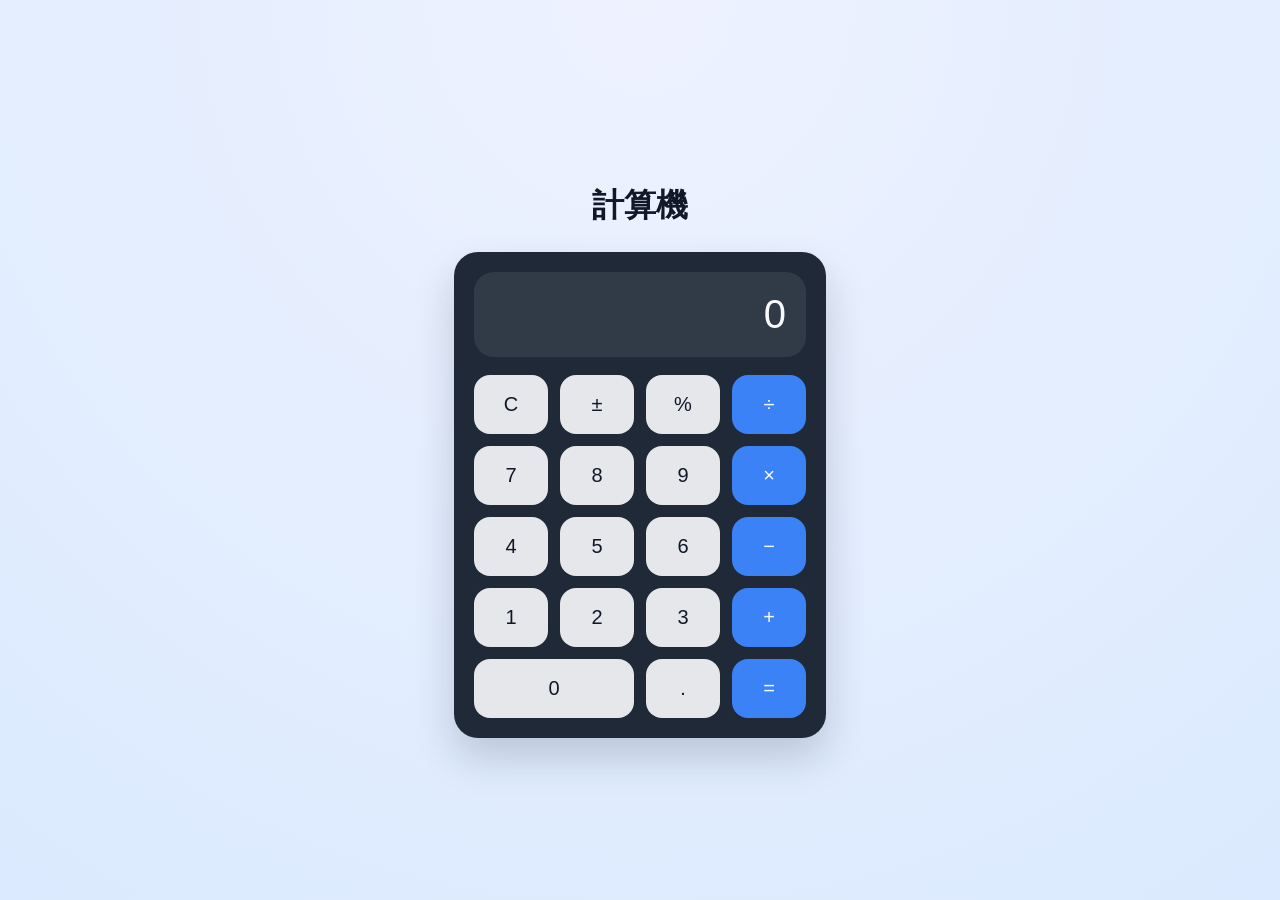
<file: index.html>
<!DOCTYPE html>
<html lang="zh-Hant">
<head>
  <meta charset="UTF-8" />
  <meta name="viewport" content="width=device-width, initial-scale=1.0" />
  <title>計算機</title>
  <link rel="stylesheet" href="styles.css" />
</head>
<body>
  <main class="calculator-container">
    <h1>計算機</h1>
    <div class="calculator">
      <div id="display" class="display">0</div>
      <div class="buttons">
        <button class="button" data-action="clear">C</button>
        <button class="button" data-action="negate">±</button>
        <button class="button" data-action="percent">%</button>
        <button class="button operator" data-action="operator" data-value="/">÷</button>

        <button class="button" data-action="number" data-value="7">7</button>
        <button class="button" data-action="number" data-value="8">8</button>
        <button class="button" data-action="number" data-value="9">9</button>
        <button class="button operator" data-action="operator" data-value="*">×</button>

        <button class="button" data-action="number" data-value="4">4</button>
        <button class="button" data-action="number" data-value="5">5</button>
        <button class="button" data-action="number" data-value="6">6</button>
        <button class="button operator" data-action="operator" data-value="-">−</button>

        <button class="button" data-action="number" data-value="1">1</button>
        <button class="button" data-action="number" data-value="2">2</button>
        <button class="button" data-action="number" data-value="3">3</button>
        <button class="button operator" data-action="operator" data-value="+">+</button>

        <button class="button zero" data-action="number" data-value="0">0</button>
        <button class="button" data-action="decimal">.</button>
        <button class="button operator" data-action="calculate">=</button>
      </div>
    </div>
  </main>
  <script src="script.js"></script>
</body>
</html>
</file>
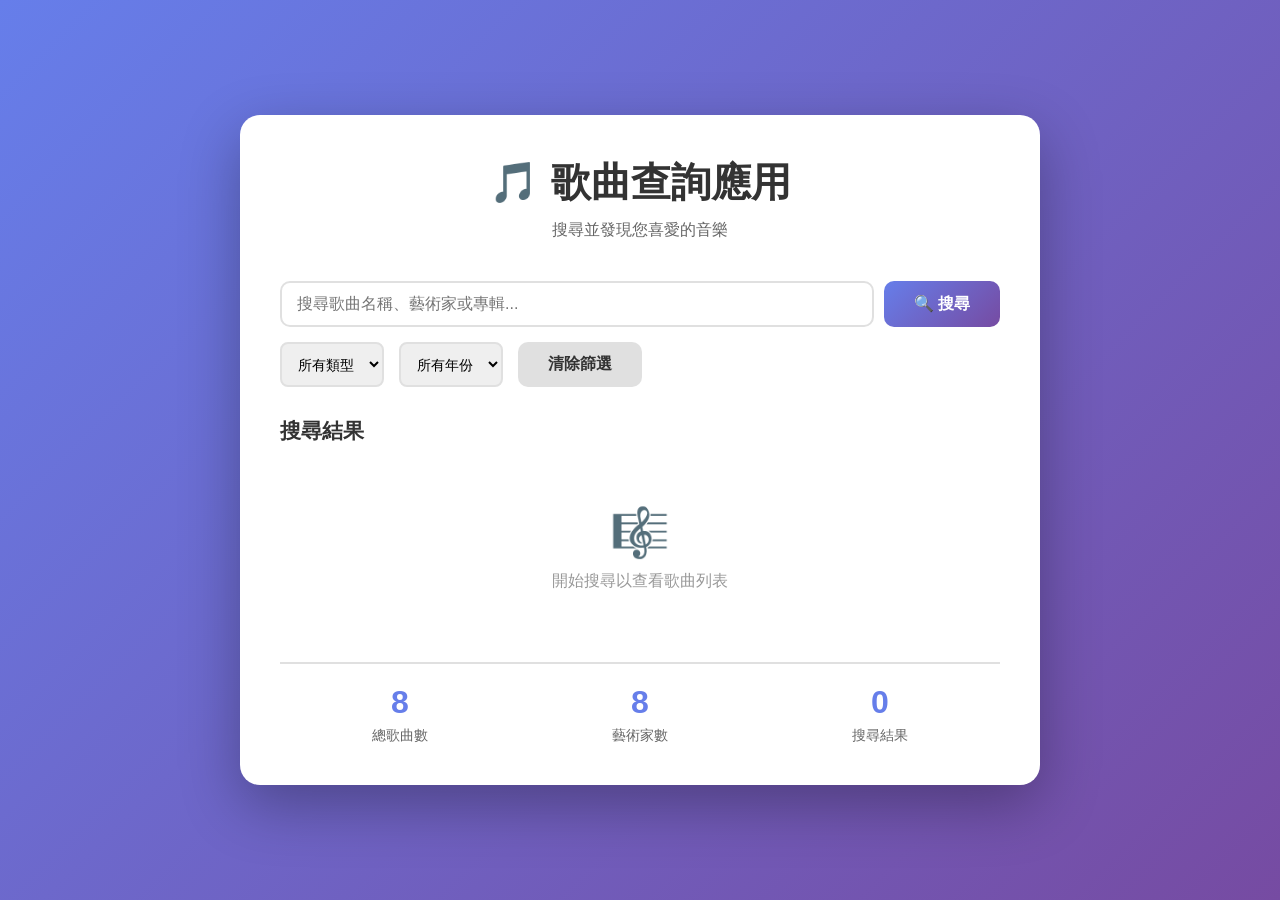
<file: song-search.html>
<!DOCTYPE html>
<html lang="zh-Hant">
<head>
    <meta charset="UTF-8">
    <meta name="viewport" content="width=device-width, initial-scale=1.0">
    <title>🎵 歌曲查詢應用</title>
    <style>
        * {
            margin: 0;
            padding: 0;
            box-sizing: border-box;
        }

        body {
            font-family: 'Segoe UI', Tahoma, Geneva, Verdana, sans-serif;
            background: linear-gradient(135deg, #667eea 0%, #764ba2 100%);
            min-height: 100vh;
            display: flex;
            justify-content: center;
            align-items: center;
            padding: 20px;
        }

        .container {
            background: white;
            border-radius: 20px;
            box-shadow: 0 20px 60px rgba(0, 0, 0, 0.3);
            max-width: 800px;
            width: 100%;
            padding: 40px;
        }

        .header {
            text-align: center;
            margin-bottom: 40px;
        }

        .header h1 {
            font-size: 2.5em;
            color: #333;
            margin-bottom: 10px;
            display: flex;
            align-items: center;
            justify-content: center;
            gap: 10px;
        }

        .header p {
            color: #666;
            font-size: 1em;
        }

        .search-section {
            margin-bottom: 30px;
        }

        .search-box {
            display: flex;
            gap: 10px;
            margin-bottom: 15px;
        }

        .search-box input {
            flex: 1;
            padding: 12px 15px;
            border: 2px solid #e0e0e0;
            border-radius: 10px;
            font-size: 1em;
            transition: border-color 0.3s;
        }

        .search-box input:focus {
            outline: none;
            border-color: #667eea;
            box-shadow: 0 0 10px rgba(102, 126, 234, 0.1);
        }

        .btn {
            padding: 12px 30px;
            border: none;
            border-radius: 10px;
            font-size: 1em;
            font-weight: 600;
            cursor: pointer;
            transition: all 0.3s;
        }

        .btn-primary {
            background: linear-gradient(135deg, #667eea 0%, #764ba2 100%);
            color: white;
        }

        .btn-primary:hover {
            transform: translateY(-2px);
            box-shadow: 0 10px 20px rgba(102, 126, 234, 0.3);
        }

        .filter-section {
            display: flex;
            gap: 15px;
            flex-wrap: wrap;
            margin-bottom: 20px;
        }

        .filter-section select {
            padding: 8px 12px;
            border: 2px solid #e0e0e0;
            border-radius: 8px;
            font-size: 0.9em;
            cursor: pointer;
            transition: border-color 0.3s;
        }

        .filter-section select:focus {
            outline: none;
            border-color: #667eea;
        }

        .results-section {
            margin-top: 30px;
        }

        .results-title {
            font-size: 1.3em;
            color: #333;
            margin-bottom: 20px;
            font-weight: 600;
        }

        .song-list {
            display: grid;
            gap: 15px;
        }

        .song-card {
            background: #f8f9fa;
            border: 1px solid #e0e0e0;
            border-radius: 12px;
            padding: 20px;
            transition: all 0.3s;
            cursor: pointer;
        }

        .song-card:hover {
            background: #f0f1ff;
            border-color: #667eea;
            box-shadow: 0 5px 15px rgba(102, 126, 234, 0.1);
            transform: translateY(-2px);
        }

        .song-number {
            display: inline-block;
            background: linear-gradient(135deg, #667eea 0%, #764ba2 100%);
            color: white;
            width: 30px;
            height: 30px;
            border-radius: 50%;
            text-align: center;
            line-height: 30px;
            font-weight: bold;
            margin-right: 10px;
        }

        .song-title {
            font-size: 1.2em;
            font-weight: 600;
            color: #333;
            margin-bottom: 8px;
        }

        .song-info {
            display: grid;
            grid-template-columns: 1fr 1fr;
            gap: 10px;
            font-size: 0.9em;
            color: #666;
        }

        .song-info-item {
            display: flex;
            align-items: center;
            gap: 8px;
        }

        .info-label {
            font-weight: 600;
            color: #667eea;
        }

        .empty-state {
            text-align: center;
            padding: 40px 20px;
            color: #999;
        }

        .empty-state-icon {
            font-size: 3em;
            margin-bottom: 10px;
        }

        .stats {
            display: flex;
            justify-content: space-around;
            margin-top: 30px;
            padding-top: 20px;
            border-top: 2px solid #e0e0e0;
        }

        .stat-item {
            text-align: center;
        }

        .stat-number {
            font-size: 2em;
            font-weight: bold;
            color: #667eea;
        }

        .stat-label {
            color: #666;
            font-size: 0.9em;
            margin-top: 5px;
        }

        @media (max-width: 600px) {
            .container {
                padding: 20px;
            }

            .header h1 {
                font-size: 1.8em;
            }

            .search-box {
                flex-direction: column;
            }

            .song-info {
                grid-template-columns: 1fr;
            }

            .stats {
                flex-direction: column;
                gap: 20px;
            }
        }
    </style>
</head>
<body>
    <div class="container">
        <div class="header">
            <h1>🎵 歌曲查詢應用</h1>
            <p>搜尋並發現您喜愛的音樂</p>
        </div>

        <div class="search-section">
            <div class="search-box">
                <input 
                    type="text" 
                    id="searchInput" 
                    placeholder="搜尋歌曲名稱、藝術家或專輯..."
                    autocomplete="off"
                >
                <button class="btn btn-primary" onclick="searchSongs()">🔍 搜尋</button>
            </div>

            <div class="filter-section">
                <select id="genreFilter" onchange="filterSongs()">
                    <option value="">所有類型</option>
                    <option value="pop">流行</option>
                    <option value="rock">搖滾</option>
                    <option value="hiphop">嘻哈</option>
                    <option value="jazz">爵士</option>
                    <option value="classical">古典</option>
                    <option value="electronic">電子</option>
                </select>

                <select id="yearFilter" onchange="filterSongs()">
                    <option value="">所有年份</option>
                    <option value="2024">2024</option>
                    <option value="2023">2023</option>
                    <option value="2022">2022</option>
                    <option value="2021">2021</option>
                    <option value="2020">2020</option>
                </select>

                <button class="btn btn-primary" onclick="clearFilters()" style="background: #e0e0e0; color: #333;">清除篩選</button>
            </div>
        </div>

        <div class="results-section">
            <div class="results-title" id="resultsTitle">搜尋結果</div>
            <div class="song-list" id="songList">
                <div class="empty-state">
                    <div class="empty-state-icon">🎼</div>
                    <p>開始搜尋以查看歌曲列表</p>
                </div>
            </div>
        </div>

        <div class="stats">
            <div class="stat-item">
                <div class="stat-number" id="totalSongs">0</div>
                <div class="stat-label">總歌曲數</div>
            </div>
            <div class="stat-item">
                <div class="stat-number" id="artistCount">0</div>
                <div class="stat-label">藝術家數</div>
            </div>
            <div class="stat-item">
                <div class="stat-number" id="resultCount">0</div>
                <div class="stat-label">搜尋結果</div>
            </div>
        </div>
    </div>

    <script>
        // 示例歌曲數據
        const songDatabase = [
            {
                id: 1,
                title: '天空之城',
                artist: '宮崎駿',
                album: '天空之城 OST',
                genre: 'classical',
                year: 2022,
                duration: '4:32',
                plays: 1250000
            },
            {
                id: 2,
                title: '光年之外',
                artist: '鄧紫棋',
                album: '光年之外',
                genre: 'pop',
                year: 2023,
                duration: '4:16',
                plays: 2150000
            },
            {
                id: 3,
                title: '孤勇者',
                artist: '陳奕迅',
                album: '寶石',
                genre: 'rock',
                year: 2021,
                duration: '3:48',
                plays: 3890000
            },
            {
                id: 4,
                title: '你的名字',
                artist: 'RAP怪獸',
                album: '新專輯',
                genre: 'hiphop',
                year: 2024,
                duration: '3:25',
                plays: 1540000
            },
            {
                id: 5,
                title: '月光奏鳴曲',
                artist: '貝多芬',
                album: '經典鋼琴曲',
                genre: 'classical',
                year: 2020,
                duration: '5:42',
                plays: 980000
            },
            {
                id: 6,
                title: '狂蜂浪蝶',
                artist: '周杰倫',
                album: '說好不哭',
                genre: 'pop',
                year: 2023,
                duration: '4:00',
                plays: 2340000
            },
            {
                id: 7,
                title: '電子夢境',
                artist: 'Daft Punk',
                album: 'Homework',
                genre: 'electronic',
                year: 2022,
                duration: '5:05',
                plays: 1120000
            },
            {
                id: 8,
                title: '爵士夜晚',
                artist: 'Miles Davis',
                album: 'Kind of Blue',
                genre: 'jazz',
                year: 2021,
                duration: '9:02',
                plays: 890000
            }
        ];

        let filteredSongs = [];

        // 搜尋功能
        function searchSongs() {
            const searchTerm = document.getElementById('searchInput').value.toLowerCase();
            
            if (searchTerm.trim() === '') {
                alert('請輸入搜尋關鍵字');
                return;
            }

            filteredSongs = songDatabase.filter(song => 
                song.title.toLowerCase().includes(searchTerm) ||
                song.artist.toLowerCase().includes(searchTerm) ||
                song.album.toLowerCase().includes(searchTerm)
            );

            applyFilters();
        }

        // 篩選功能
        function filterSongs() {
            applyFilters();
        }

        function applyFilters() {
            const genre = document.getElementById('genreFilter').value;
            const year = document.getElementById('yearFilter').value;

            let results = filteredSongs.length > 0 ? filteredSongs : songDatabase;

            if (genre) {
                results = results.filter(song => song.genre === genre);
            }

            if (year) {
                results = results.filter(song => song.year === parseInt(year));
            }

            displayResults(results);
            updateStats(results);
        }

        // 顯示結果
        function displayResults(songs) {
            const songList = document.getElementById('songList');
            const resultsTitle = document.getElementById('resultsTitle');

            if (songs.length === 0) {
                resultsTitle.textContent = '搜尋結果 - 未找到';
                songList.innerHTML = `
                    <div class="empty-state">
                        <div class="empty-state-icon">🔍</div>
                        <p>未找到符合條件的歌曲</p>
                    </div>
                `;
                return;
            }

            resultsTitle.textContent = `搜尋結果 - 找到 ${songs.length} 首歌曲`;
            
            songList.innerHTML = songs.map((song, index) => `
                <div class="song-card" onclick="playSong(${song.id})">
                    <div style="display: flex; align-items: center; margin-bottom: 10px;">
                        <span class="song-number">${index + 1}</span>
                        <div class="song-title">${song.title}</div>
                    </div>
                    <div class="song-info">
                        <div class="song-info-item">
                            <span class="info-label">🎤 藝術家：</span>
                            <span>${song.artist}</span>
                        </div>
                        <div class="song-info-item">
                            <span class="info-label">💿 專輯：</span>
                            <span>${song.album}</span>
                        </div>
                        <div class="song-info-item">
                            <span class="info-label">🎵 類型：</span>
                            <span>${getGenreName(song.genre)}</span>
                        </div>
                        <div class="song-info-item">
                            <span class="info-label">📅 年份：</span>
                            <span>${song.year}</span>
                        </div>
                        <div class="song-info-item">
                            <span class="info-label">⏱️ 時長：</span>
                            <span>${song.duration}</span>
                        </div>
                        <div class="song-info-item">
                            <span class="info-label">▶️ 播放次數：</span>
                            <span>${formatNumber(song.plays)}</span>
                        </div>
                    </div>
                </div>
            `).join('');
        }

        // 更新統計
        function updateStats(songs) {
            document.getElementById('totalSongs').textContent = songDatabase.length;
            document.getElementById('artistCount').textContent = new Set(songDatabase.map(s => s.artist)).size;
            document.getElementById('resultCount').textContent = songs.length;
        }

        // 清除篩選
        function clearFilters() {
            document.getElementById('searchInput').value = '';
            document.getElementById('genreFilter').value = '';
            document.getElementById('yearFilter').value = '';
            filteredSongs = [];
            
            const songList = document.getElementById('songList');
            songList.innerHTML = `
                <div class="empty-state">
                    <div class="empty-state-icon">🎼</div>
                    <p>開始搜尋以查看歌曲列表</p>
                </div>
            `;
            
            document.getElementById('resultsTitle').textContent = '搜尋結果';
            updateStats([]);
        }

        // 播放歌曲
        function playSong(id) {
            const song = songDatabase.find(s => s.id === id);
            if (song) {
                alert(`🎵 現在播放: ${song.title}\n藝術家: ${song.artist}\n${song.duration}`);
            }
        }

        // 輔助函數
        function getGenreName(genre) {
            const genres = {
                'pop': '流行',
                'rock': '搖滾',
                'hiphop': '嘻哈',
                'jazz': '爵士',
                'classical': '古典',
                'electronic': '電子'
            };
            return genres[genre] || genre;
        }

        function formatNumber(num) {
            if (num >= 1000000) {
                return (num / 1000000).toFixed(1) + 'M';
            }
            if (num >= 1000) {
                return (num / 1000).toFixed(1) + 'K';
            }
            return num.toString();
        }

        // 按 Enter 鍵搜尋
        document.getElementById('searchInput').addEventListener('keypress', function(e) {
            if (e.key === 'Enter') {
                searchSongs();
            }
        });

        // 初始化
        updateStats([]);
    </script>
</body>
</html>
</file>
<file: styles.css>
:root {
  --bg: #f0f2f5;
  --panel: #1f2937;
  --button: #e5e7eb;
  --button-dark: #9ca3af;
  --accent: #3b82f6;
  --text: #111827;
  --text-light: #f9fafb;
}

* {
  box-sizing: border-box;
}

body {
  margin: 0;
  min-height: 100vh;
  font-family: "Noto Sans", Arial, sans-serif;
  background: radial-gradient(circle at top, #eef2ff 0%, #dbeafe 100%);
  color: var(--text);
  display: flex;
  align-items: center;
  justify-content: center;
}

.calculator-container {
  width: min(100%, 420px);
  padding: 24px;
}

h1 {
  text-align: center;
  margin-bottom: 24px;
  font-size: 2rem;
}

.calculator {
  background: var(--panel);
  border-radius: 24px;
  padding: 20px;
  box-shadow: 0 20px 40px rgba(15, 23, 42, 0.18);
}

.display {
  min-height: 84px;
  background: rgba(255, 255, 255, 0.08);
  border-radius: 20px;
  color: var(--text-light);
  font-size: 2.5rem;
  text-align: right;
  padding: 20px;
  word-wrap: break-word;
  overflow-wrap: break-word;
}

.buttons {
  display: grid;
  grid-template-columns: repeat(4, minmax(64px, 1fr));
  gap: 12px;
  margin-top: 18px;
}

.button {
  border: none;
  border-radius: 16px;
  font-size: 1.25rem;
  padding: 18px 0;
  cursor: pointer;
  background: var(--button);
  color: var(--text);
  transition: transform 0.15s ease, background-color 0.15s ease;
}

.button:hover {
  transform: translateY(-1px);
}

.operator {
  background: var(--accent);
  color: var(--text-light);
}

.zero {
  grid-column: span 2;
}

.button:active {
  transform: translateY(1px);
}

@media (max-width: 480px) {
  .buttons {
    gap: 10px;
  }

  .button {
    font-size: 1.1rem;
    padding: 16px 0;
  }
}
</file>
